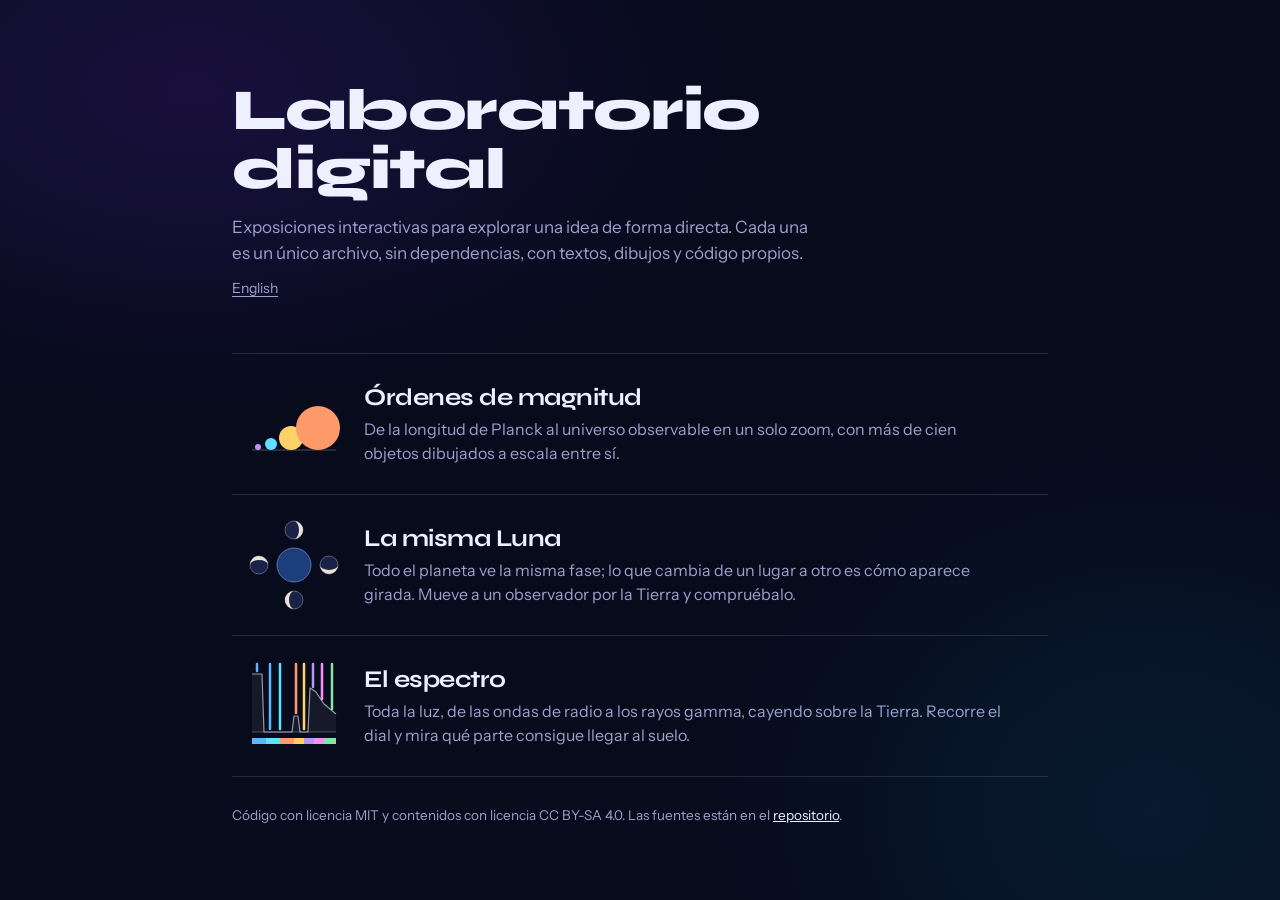
<file: site/index.html>
<!doctype html>
<!-- Raíz del sitio (site/index.html): portada del laboratorio en español. La inglesa es site/en/index.html.
     Al añadir una exposición, una entrada más en la lista de las dos.
     Los enlaces antiguos a la raíz con un objeto de Órdenes de magnitud (…/#tierra) se siguen atendiendo. -->
<html lang="es">
<head>
<meta charset="utf-8">
<meta name="viewport" content="width=device-width, initial-scale=1, viewport-fit=cover">
<title>Laboratorio digital</title>
<meta name="description" content="Exposiciones interactivas sobre ciencia y conocimiento: pequeñas aplicaciones web originales para explorar una idea de forma directa.">
<link rel="canonical" href="https://adelrvsrz-code.github.io/laboratorio-digital/">
<link rel="alternate" hreflang="en" href="https://adelrvsrz-code.github.io/laboratorio-digital/en/">
<link rel="alternate" hreflang="es" href="https://adelrvsrz-code.github.io/laboratorio-digital/">
<link rel="alternate" hreflang="x-default" href="https://adelrvsrz-code.github.io/laboratorio-digital/en/">
<script>if (location.hash.length > 1) location.replace('ordenes-de-magnitud/' + location.hash);</script>
<link rel="preconnect" href="https://fonts.googleapis.com">
<link rel="preconnect" href="https://fonts.gstatic.com" crossorigin>
<link href="https://fonts.googleapis.com/css2?family=Instrument+Sans:wght@400;500;600&family=Syne:wght@700;800&display=swap" rel="stylesheet">
<style>
:root{
  color-scheme:dark;
  --void:#070b1c;--void2:#0d1330;--ink:#eef0ff;--dust:#99a2cc;--line:rgba(255,255,255,.12);--tint:#ffd166;
  --f-display:"Syne",ui-sans-serif,system-ui,sans-serif;
  --f-text:"Instrument Sans",ui-sans-serif,system-ui,-apple-system,"Segoe UI",sans-serif;
  box-sizing:border-box;
  padding-top:env(safe-area-inset-top,0px);padding-bottom:env(safe-area-inset-bottom,0px);
}
@media (prefers-color-scheme:dark){:root:not([data-theme="light"]){--void:#05081a;--void2:#0a0f2a}}
:root[data-theme="dark"]{--void:#05081a;--void2:#0a0f2a}
*,*::before,*::after{box-sizing:inherit}
html{scroll-padding-top:env(safe-area-inset-top,0px)}
body{margin:0;min-height:100%;background:var(--void);color:var(--ink);font-family:var(--f-text);font-size:16px;line-height:1.5;
  background-image:radial-gradient(60% 50% at 15% 10%,rgba(109,40,217,.18),transparent 70%),radial-gradient(50% 60% at 90% 90%,rgba(14,165,233,.10),transparent 70%);background-attachment:fixed}
main{max-width:860px;margin:0 auto;padding:clamp(40px,9vh,96px) 22px 48px}
h1,h2{margin:0;font-family:var(--f-display);letter-spacing:-.02em}
h1{font-weight:800;font-size:clamp(32px,6.4vw,58px);line-height:1.02}
.lede{margin:16px 0 0;max-width:54ch;color:var(--dust);font-size:17px}
.idioma{margin:12px 0 0;font-size:14px}
.idioma a{color:var(--dust);text-underline-offset:3px}
.idioma a:hover{color:var(--ink)}
.expos{list-style:none;margin:clamp(32px,6vh,56px) 0 0;padding:0;border-bottom:1px solid var(--line)}
.expos li{border-top:1px solid var(--line);padding:6px 0}
.expos a{display:grid;grid-template-columns:96px 1fr;gap:22px;align-items:center;padding:16px 14px;color:inherit;text-decoration:none;border-radius:14px;transition:background .15s}
.expos a:hover{background:rgba(255,255,255,.05)}
.expos a:focus-visible{outline:2px solid var(--tint);outline-offset:2px}
.expos svg{width:96px;height:96px;display:block}
.expos h2{font-weight:700;font-size:24px;line-height:1.15}
.expos p{margin:6px 0 0;color:var(--dust);max-width:58ch}
footer{margin-top:28px;color:var(--dust);font-size:13.5px}
footer a{color:var(--ink)}
@media (max-width:560px){
  .expos a{grid-template-columns:64px 1fr;gap:16px;padding:12px 8px}
  .expos svg{width:64px;height:64px}
  .expos h2{font-size:20px}
  .lede{font-size:16px}
}
@media (prefers-reduced-motion:reduce){.expos a{transition:none}}
</style>
</head>
<body>
<main>
  <h1>Laboratorio digital</h1>
  <p class="lede">Exposiciones interactivas para explorar una idea de forma directa. Cada una es un único archivo, sin dependencias, con textos, dibujos y código propios.</p>
  <p class="idioma"><a href="en/" hreflang="en" lang="en">English</a></p>
  <ul class="expos">
    <li><a href="ordenes-de-magnitud/">
      <svg viewBox="0 0 96 96" aria-hidden="true"><line x1="6" y1="74" x2="90" y2="74" stroke="rgba(255,255,255,.25)"/><circle cx="12" cy="71" r="3" fill="#b794f6"/><circle cx="25" cy="68" r="6" fill="#5ee0ff"/><circle cx="45" cy="62" r="12" fill="#ffd166"/><circle cx="72" cy="52" r="22" fill="#ff9a6a"/></svg>
      <div><h2>Órdenes de magnitud</h2><p>De la longitud de Planck al universo observable en un solo zoom, con más de cien objetos dibujados a escala entre sí.</p></div>
    </a></li>
    <li><a href="la-misma-luna/">
      <svg viewBox="0 0 96 96" aria-hidden="true"><circle cx="48" cy="48" r="17" fill="#1c3f7c" stroke="rgba(150,185,255,.5)"/><g fill="#1b2247" stroke="rgba(210,220,255,.35)"><circle cx="48" cy="13" r="9"/><circle cx="83" cy="48" r="9"/><circle cx="48" cy="83" r="9"/><circle cx="13" cy="48" r="9"/></g><g fill="#e9e4d3"><path d="M48 4a9 9 0 0 1 0 18a5 9 0 0 0 0-18z"/><path d="M48 4a9 9 0 0 1 0 18a5 9 0 0 0 0-18z" transform="rotate(90 48 48)"/><path d="M48 4a9 9 0 0 1 0 18a5 9 0 0 0 0-18z" transform="rotate(180 48 48)"/><path d="M48 4a9 9 0 0 1 0 18a5 9 0 0 0 0-18z" transform="rotate(270 48 48)"/></g></svg>
      <div><h2>La misma Luna</h2><p>Todo el planeta ve la misma fase; lo que cambia de un lugar a otro es cómo aparece girada. Mueve a un observador por la Tierra y compruébalo.</p></div>
    </a></li>
    <li><a href="el-espectro/">
      <svg viewBox="0 0 96 96" aria-hidden="true"><path d="M6 16H16L18 74H46L48 58H52L54 74H62L64 30L70 34L78 46L90 56V74H6z" fill="rgba(255,255,255,.06)"/><g fill="none" stroke-width="2.5" stroke-linecap="round"><path d="M11 6V13" stroke="#5fb3ff"/><path d="M24 6V71" stroke="#5fb3ff"/><path d="M34 6V71" stroke="#5ee0ff"/><path d="M50 6V55" stroke="#ff9a6a"/><path d="M58 6V71" stroke="#ffd166"/><path d="M67 6V29" stroke="#b794f6"/><path d="M76 6V41" stroke="#f58ef5"/><path d="M86 6V51" stroke="#7ee8a2"/></g><path d="M6 16H16L18 74H46L48 58H52L54 74H62L64 30L70 34L78 46L90 56" fill="none" stroke="rgba(238,240,255,.6)" stroke-width="1.2" stroke-linejoin="round"/><line x1="6" y1="74" x2="90" y2="74" stroke="rgba(255,255,255,.25)"/><g><rect x="6" y="80" width="14" height="6" fill="#5fb3ff"/><rect x="20" y="80" width="14" height="6" fill="#5ee0ff"/><rect x="34" y="80" width="14" height="6" fill="#ff9a6a"/><rect x="48" y="80" width="10" height="6" fill="#ffd166"/><rect x="58" y="80" width="10" height="6" fill="#b794f6"/><rect x="68" y="80" width="10" height="6" fill="#f58ef5"/><rect x="78" y="80" width="12" height="6" fill="#7ee8a2"/></g></svg>
      <div><h2>El espectro</h2><p>Toda la luz, de las ondas de radio a los rayos gamma, cayendo sobre la Tierra. Recorre el dial y mira qué parte consigue llegar al suelo.</p></div>
    </a></li>
  </ul>
  <footer>Código con licencia MIT y contenidos con licencia CC BY-SA 4.0. Las fuentes están en el <a href="https://github.com/adelrvsrz-code/laboratorio-digital">repositorio</a>.</footer>
</main>
</body>
</html>
</file>
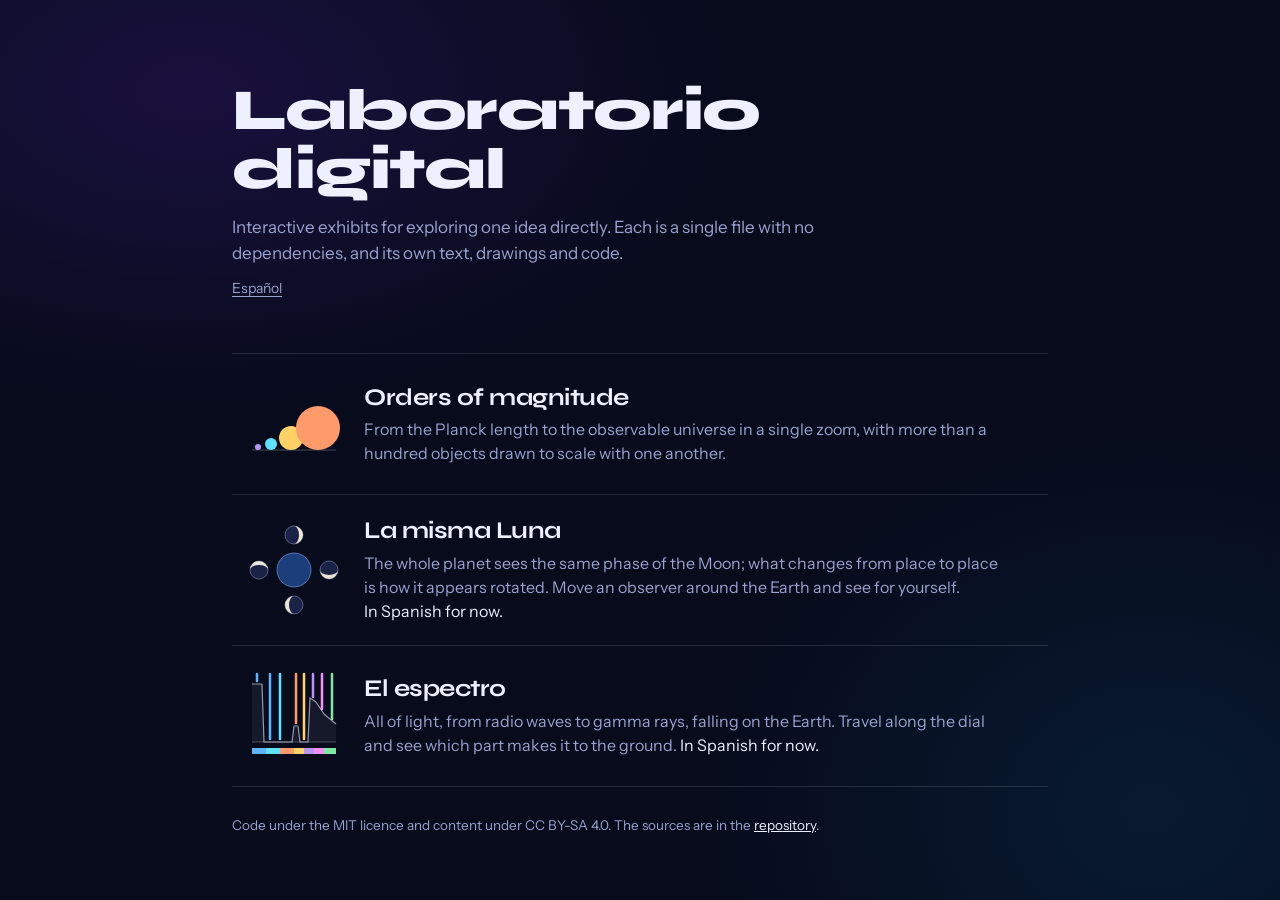
<file: site/en/index.html>
<!doctype html>
<!-- Portada del laboratorio en inglés (site/en/index.html). La original es site/index.html: mismas entradas.
     Las exposiciones que todavía no tienen versión inglesa enlazan a la española y lo dicen. -->
<html lang="en">
<head>
<meta charset="utf-8">
<meta name="viewport" content="width=device-width, initial-scale=1, viewport-fit=cover">
<title>Laboratorio digital</title>
<meta name="description" content="Interactive exhibits about science and knowledge: small, original web apps for exploring one idea directly.">
<link rel="canonical" href="https://adelrvsrz-code.github.io/laboratorio-digital/en/">
<link rel="alternate" hreflang="en" href="https://adelrvsrz-code.github.io/laboratorio-digital/en/">
<link rel="alternate" hreflang="es" href="https://adelrvsrz-code.github.io/laboratorio-digital/">
<link rel="alternate" hreflang="x-default" href="https://adelrvsrz-code.github.io/laboratorio-digital/en/">
<link rel="preconnect" href="https://fonts.googleapis.com">
<link rel="preconnect" href="https://fonts.gstatic.com" crossorigin>
<link href="https://fonts.googleapis.com/css2?family=Instrument+Sans:wght@400;500;600&family=Syne:wght@700;800&display=swap" rel="stylesheet">
<style>
:root{
  color-scheme:dark;
  --void:#070b1c;--void2:#0d1330;--ink:#eef0ff;--dust:#99a2cc;--line:rgba(255,255,255,.12);--tint:#ffd166;
  --f-display:"Syne",ui-sans-serif,system-ui,sans-serif;
  --f-text:"Instrument Sans",ui-sans-serif,system-ui,-apple-system,"Segoe UI",sans-serif;
  box-sizing:border-box;
  padding-top:env(safe-area-inset-top,0px);padding-bottom:env(safe-area-inset-bottom,0px);
}
@media (prefers-color-scheme:dark){:root:not([data-theme="light"]){--void:#05081a;--void2:#0a0f2a}}
:root[data-theme="dark"]{--void:#05081a;--void2:#0a0f2a}
*,*::before,*::after{box-sizing:inherit}
html{scroll-padding-top:env(safe-area-inset-top,0px)}
body{margin:0;min-height:100%;background:var(--void);color:var(--ink);font-family:var(--f-text);font-size:16px;line-height:1.5;
  background-image:radial-gradient(60% 50% at 15% 10%,rgba(109,40,217,.18),transparent 70%),radial-gradient(50% 60% at 90% 90%,rgba(14,165,233,.10),transparent 70%);background-attachment:fixed}
main{max-width:860px;margin:0 auto;padding:clamp(40px,9vh,96px) 22px 48px}
h1,h2{margin:0;font-family:var(--f-display);letter-spacing:-.02em}
h1{font-weight:800;font-size:clamp(32px,6.4vw,58px);line-height:1.02}
.lede{margin:16px 0 0;max-width:54ch;color:var(--dust);font-size:17px}
.idioma{margin:12px 0 0;font-size:14px}
.idioma a{color:var(--dust);text-underline-offset:3px}
.idioma a:hover{color:var(--ink)}
.nota{white-space:nowrap;color:var(--ink)}
.expos{list-style:none;margin:clamp(32px,6vh,56px) 0 0;padding:0;border-bottom:1px solid var(--line)}
.expos li{border-top:1px solid var(--line);padding:6px 0}
.expos a{display:grid;grid-template-columns:96px 1fr;gap:22px;align-items:center;padding:16px 14px;color:inherit;text-decoration:none;border-radius:14px;transition:background .15s}
.expos a:hover{background:rgba(255,255,255,.05)}
.expos a:focus-visible{outline:2px solid var(--tint);outline-offset:2px}
.expos svg{width:96px;height:96px;display:block}
.expos h2{font-weight:700;font-size:24px;line-height:1.15}
.expos p{margin:6px 0 0;color:var(--dust);max-width:58ch}
footer{margin-top:28px;color:var(--dust);font-size:13.5px}
footer a{color:var(--ink)}
@media (max-width:560px){
  .expos a{grid-template-columns:64px 1fr;gap:16px;padding:12px 8px}
  .expos svg{width:64px;height:64px}
  .expos h2{font-size:20px}
  .lede{font-size:16px}
}
@media (prefers-reduced-motion:reduce){.expos a{transition:none}}
</style>
</head>
<body>
<main>
  <h1>Laboratorio digital</h1>
  <p class="lede">Interactive exhibits for exploring one idea directly. Each is a single file with no dependencies, and its own text, drawings and code.</p>
  <p class="idioma"><a href="../" hreflang="es" lang="es">Español</a></p>
  <ul class="expos">
    <li><a href="orders-of-magnitude/">
      <svg viewBox="0 0 96 96" aria-hidden="true"><line x1="6" y1="74" x2="90" y2="74" stroke="rgba(255,255,255,.25)"/><circle cx="12" cy="71" r="3" fill="#b794f6"/><circle cx="25" cy="68" r="6" fill="#5ee0ff"/><circle cx="45" cy="62" r="12" fill="#ffd166"/><circle cx="72" cy="52" r="22" fill="#ff9a6a"/></svg>
      <div><h2>Orders of magnitude</h2><p>From the Planck length to the observable universe in a single zoom, with more than a hundred objects drawn to scale with one another.</p></div>
    </a></li>
    <li><a href="../la-misma-luna/" hreflang="es">
      <svg viewBox="0 0 96 96" aria-hidden="true"><circle cx="48" cy="48" r="17" fill="#1c3f7c" stroke="rgba(150,185,255,.5)"/><g fill="#1b2247" stroke="rgba(210,220,255,.35)"><circle cx="48" cy="13" r="9"/><circle cx="83" cy="48" r="9"/><circle cx="48" cy="83" r="9"/><circle cx="13" cy="48" r="9"/></g><g fill="#e9e4d3"><path d="M48 4a9 9 0 0 1 0 18a5 9 0 0 0 0-18z"/><path d="M48 4a9 9 0 0 1 0 18a5 9 0 0 0 0-18z" transform="rotate(90 48 48)"/><path d="M48 4a9 9 0 0 1 0 18a5 9 0 0 0 0-18z" transform="rotate(180 48 48)"/><path d="M48 4a9 9 0 0 1 0 18a5 9 0 0 0 0-18z" transform="rotate(270 48 48)"/></g></svg>
      <div><h2 lang="es">La misma Luna</h2><p>The whole planet sees the same phase of the Moon; what changes from place to place is how it appears rotated. Move an observer around the Earth and see for yourself. <span class="nota">In Spanish for now.</span></p></div>
    </a></li>
    <li><a href="../el-espectro/" hreflang="es">
      <svg viewBox="0 0 96 96" aria-hidden="true"><path d="M6 16H16L18 74H46L48 58H52L54 74H62L64 30L70 34L78 46L90 56V74H6z" fill="rgba(255,255,255,.06)"/><g fill="none" stroke-width="2.5" stroke-linecap="round"><path d="M11 6V13" stroke="#5fb3ff"/><path d="M24 6V71" stroke="#5fb3ff"/><path d="M34 6V71" stroke="#5ee0ff"/><path d="M50 6V55" stroke="#ff9a6a"/><path d="M58 6V71" stroke="#ffd166"/><path d="M67 6V29" stroke="#b794f6"/><path d="M76 6V41" stroke="#f58ef5"/><path d="M86 6V51" stroke="#7ee8a2"/></g><path d="M6 16H16L18 74H46L48 58H52L54 74H62L64 30L70 34L78 46L90 56" fill="none" stroke="rgba(238,240,255,.6)" stroke-width="1.2" stroke-linejoin="round"/><line x1="6" y1="74" x2="90" y2="74" stroke="rgba(255,255,255,.25)"/><g><rect x="6" y="80" width="14" height="6" fill="#5fb3ff"/><rect x="20" y="80" width="14" height="6" fill="#5ee0ff"/><rect x="34" y="80" width="14" height="6" fill="#ff9a6a"/><rect x="48" y="80" width="10" height="6" fill="#ffd166"/><rect x="58" y="80" width="10" height="6" fill="#b794f6"/><rect x="68" y="80" width="10" height="6" fill="#f58ef5"/><rect x="78" y="80" width="12" height="6" fill="#7ee8a2"/></g></svg>
      <div><h2 lang="es">El espectro</h2><p>All of light, from radio waves to gamma rays, falling on the Earth. Travel along the dial and see which part makes it to the ground. <span class="nota">In Spanish for now.</span></p></div>
    </a></li>
  </ul>
  <footer>Code under the MIT licence and content under CC BY-SA 4.0. The sources are in the <a href="https://github.com/adelrvsrz-code/laboratorio-digital">repository</a>.</footer>
</main>
</body>
</html>
</file>
